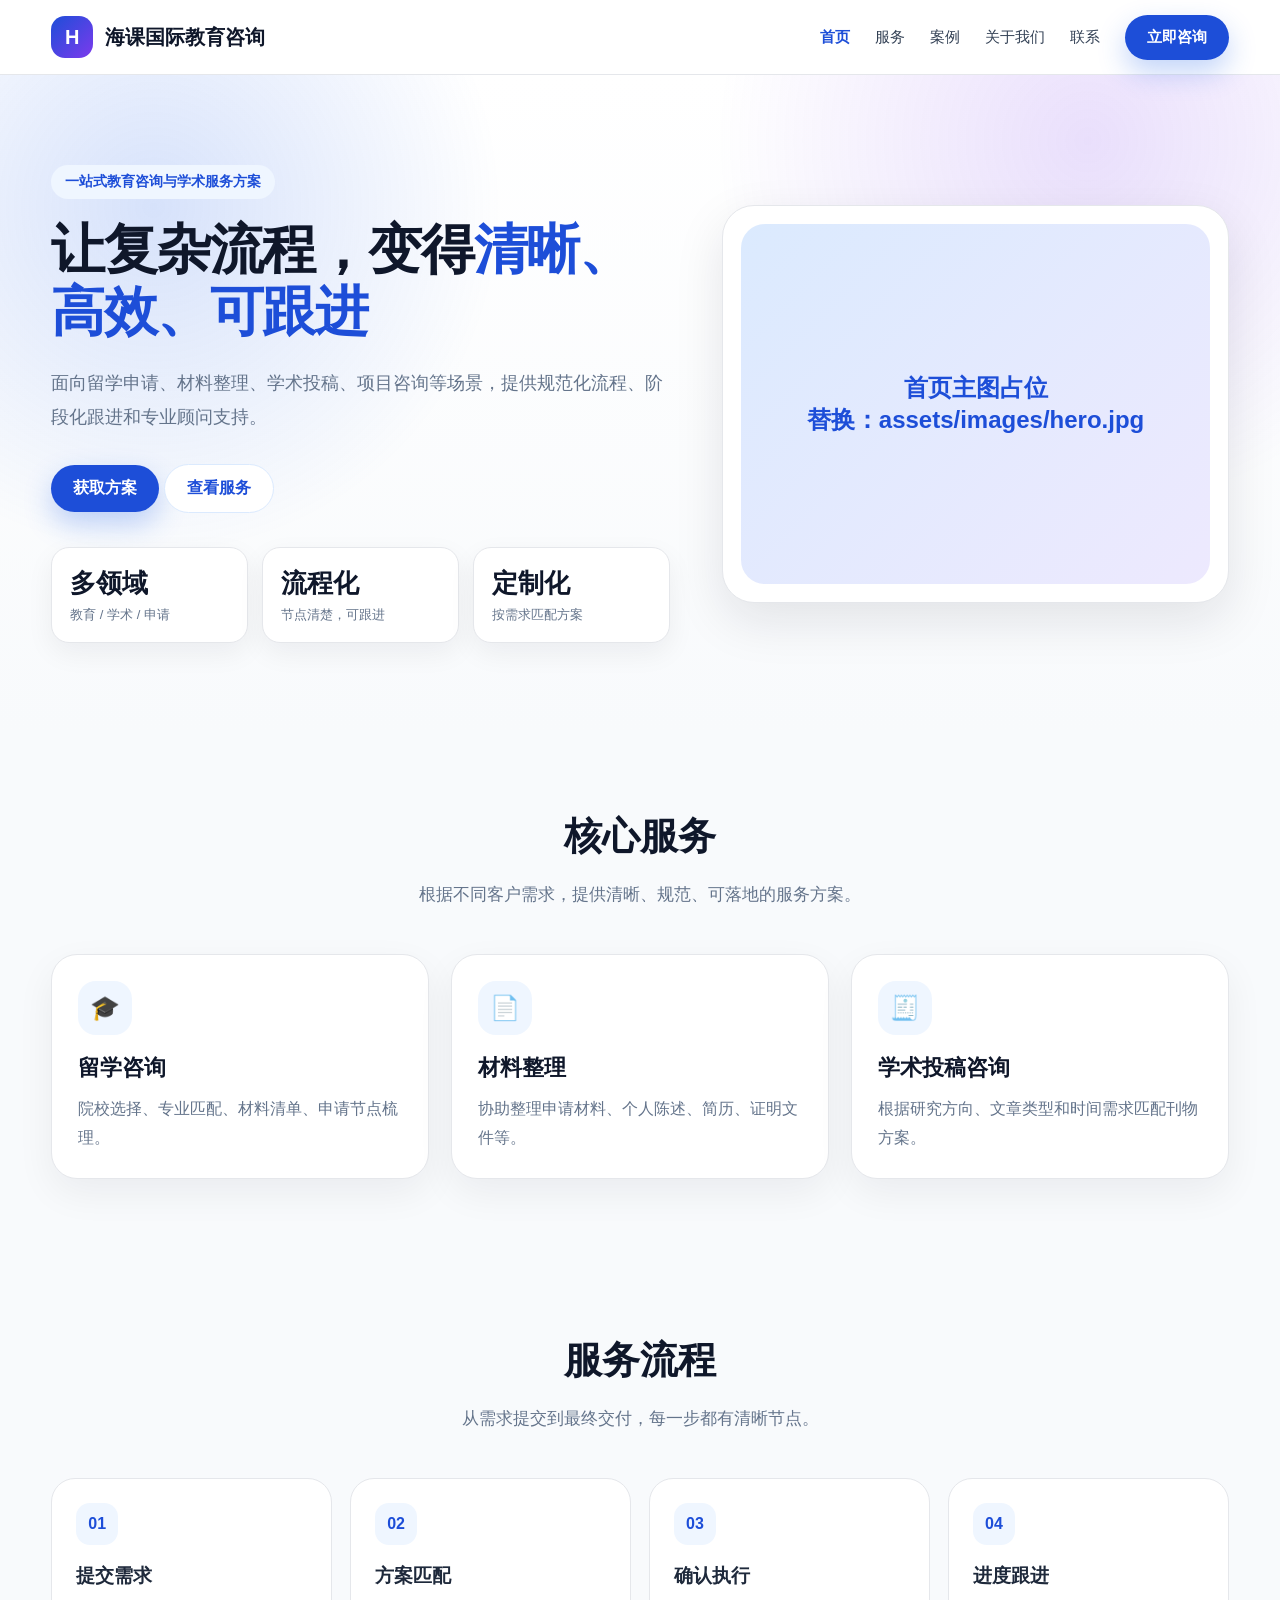
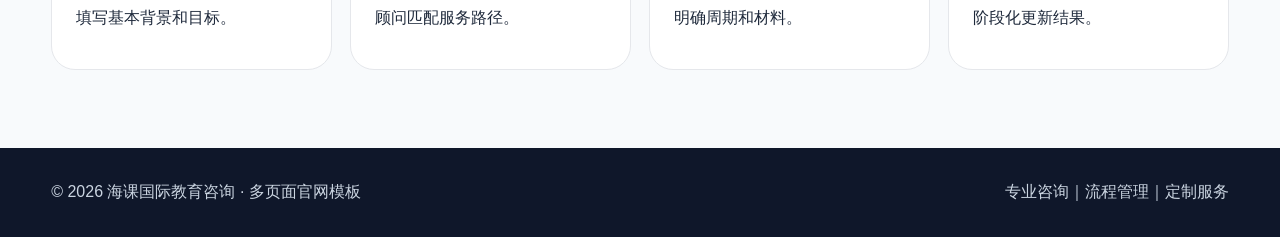
<file: index.html>
<!DOCTYPE html><html lang="zh-CN"><head><meta charset="UTF-8"><title>海课国际教育咨询｜首页</title><meta name="viewport" content="width=device-width, initial-scale=1.0"><link rel="stylesheet" href="assets/style.css"></head><body><header class="nav"><div class="container nav-inner"><a class="logo" href="index.html"><span class="logo-mark">H</span><span>海课国际教育咨询</span></a><nav class="menu"><a class="active" href="index.html">首页</a><a class="" href="services.html">服务</a><a class="" href="cases.html">案例</a><a class="" href="about.html">关于我们</a><a class="" href="contact.html">联系</a><a class="btn btn-primary" href="contact.html">立即咨询</a></nav><button class="btn btn-light mobile-menu" onclick="toggleMenu()">菜单</button></div></header>
<section class="hero"><div class="container hero-grid"><div><div class="badge">一站式教育咨询与学术服务方案</div><h1>让复杂流程，变得<span>清晰、高效、可跟进</span></h1><p class="lead">面向留学申请、材料整理、学术投稿、项目咨询等场景，提供规范化流程、阶段化跟进和专业顾问支持。</p><a class="btn btn-primary" href="contact.html">获取方案</a> <a class="btn btn-light" href="services.html">查看服务</a><div class="stats"><div class="stat"><b>多领域</b><span>教育 / 学术 / 申请</span></div><div class="stat"><b>流程化</b><span>节点清楚，可跟进</span></div><div class="stat"><b>定制化</b><span>按需求匹配方案</span></div></div></div><div class="image-box"><div class="image-placeholder">首页主图占位<br>替换：assets/images/hero.jpg</div></div></div></section>
<section class="section"><div class="container"><div class="section-head"><h2>核心服务</h2><p>根据不同客户需求，提供清晰、规范、可落地的服务方案。</p></div><div class="cards"><div class="card"><div class="icon">🎓</div><h3>留学咨询</h3><p>院校选择、专业匹配、材料清单、申请节点梳理。</p></div><div class="card"><div class="icon">📄</div><h3>材料整理</h3><p>协助整理申请材料、个人陈述、简历、证明文件等。</p></div><div class="card"><div class="icon">🧾</div><h3>学术投稿咨询</h3><p>根据研究方向、文章类型和时间需求匹配刊物方案。</p></div></div></div></section>
<section class="section"><div class="container"><div class="section-head"><h2>服务流程</h2><p>从需求提交到最终交付，每一步都有清晰节点。</p></div><div class="steps"><div class="step"><b>01</b><h3>提交需求</h3><p>填写基本背景和目标。</p></div><div class="step"><b>02</b><h3>方案匹配</h3><p>顾问匹配服务路径。</p></div><div class="step"><b>03</b><h3>确认执行</h3><p>明确周期和材料。</p></div><div class="step"><b>04</b><h3>进度跟进</h3><p>阶段化更新结果。</p></div></div></div></section><footer class="footer"><div class="container footer-inner"><div>© 2026 海课国际教育咨询 · 多页面官网模板</div><div>专业咨询｜流程管理｜定制服务</div></div></footer><script src="assets/main.js"></script></body></html>
</file>
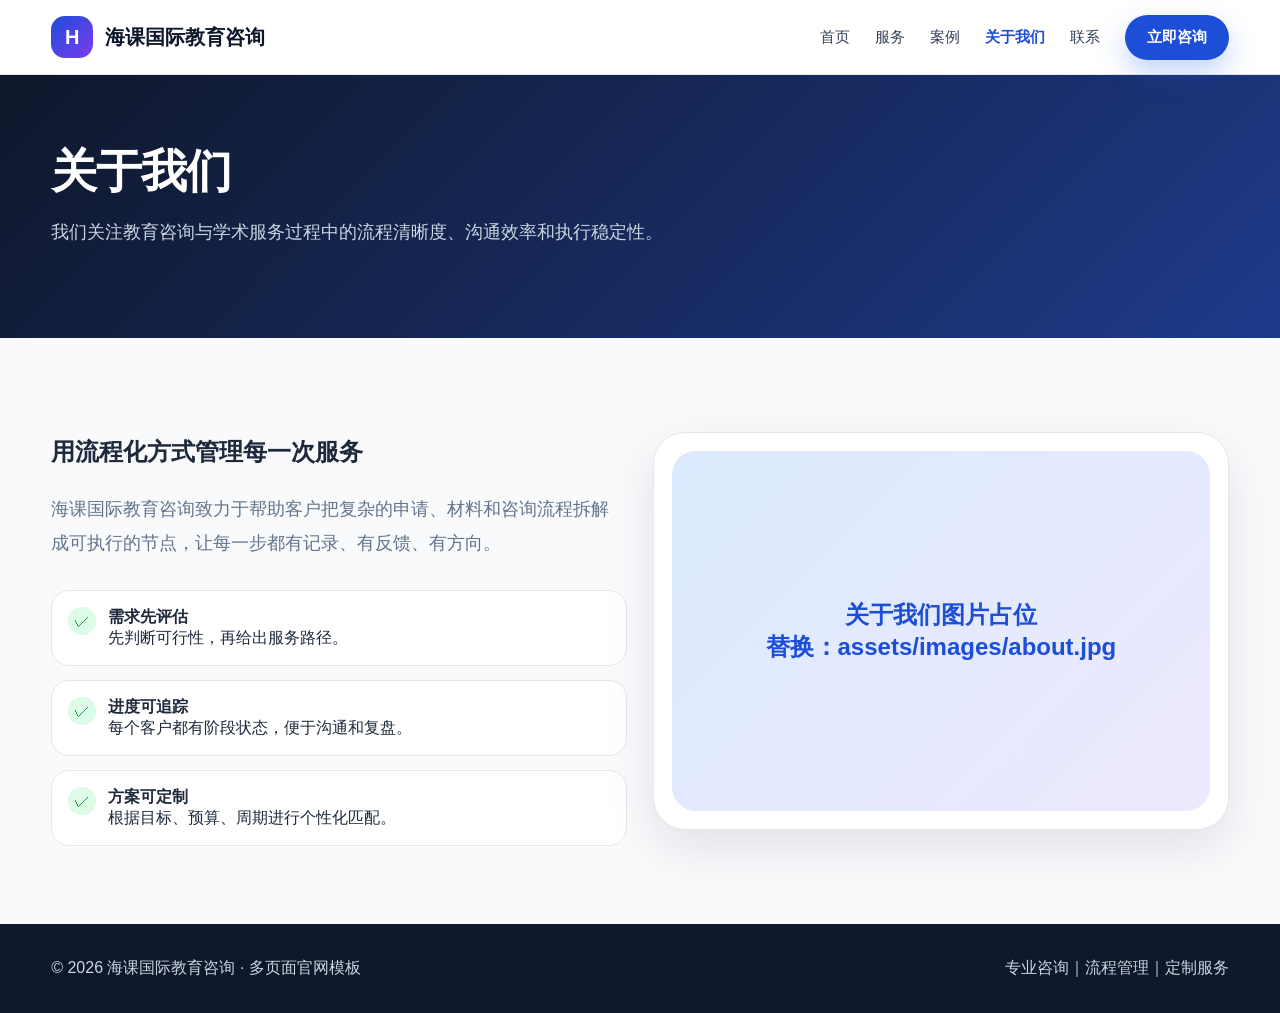
<file: about.html>
<!DOCTYPE html><html lang="zh-CN"><head><meta charset="UTF-8"><title>关于我们｜海课国际教育咨询</title><meta name="viewport" content="width=device-width, initial-scale=1.0"><link rel="stylesheet" href="assets/style.css"></head><body><header class="nav"><div class="container nav-inner"><a class="logo" href="index.html"><span class="logo-mark">H</span><span>海课国际教育咨询</span></a><nav class="menu"><a class="" href="index.html">首页</a><a class="" href="services.html">服务</a><a class="" href="cases.html">案例</a><a class="active" href="about.html">关于我们</a><a class="" href="contact.html">联系</a><a class="btn btn-primary" href="contact.html">立即咨询</a></nav><button class="btn btn-light mobile-menu" onclick="toggleMenu()">菜单</button></div></header>
<section class="page-hero"><div class="container"><h1>关于我们</h1><p>我们关注教育咨询与学术服务过程中的流程清晰度、沟通效率和执行稳定性。</p></div></section>
<section class="section"><div class="container grid2"><div><h2>用流程化方式管理每一次服务</h2><p class="lead">海课国际教育咨询致力于帮助客户把复杂的申请、材料和咨询流程拆解成可执行的节点，让每一步都有记录、有反馈、有方向。</p><div class="checks"><div class="check"><i>✓</i><div><b>需求先评估</b><br>先判断可行性，再给出服务路径。</div></div><div class="check"><i>✓</i><div><b>进度可追踪</b><br>每个客户都有阶段状态，便于沟通和复盘。</div></div><div class="check"><i>✓</i><div><b>方案可定制</b><br>根据目标、预算、周期进行个性化匹配。</div></div></div></div><div class="image-box"><div class="image-placeholder">关于我们图片占位<br>替换：assets/images/about.jpg</div></div></div></section><footer class="footer"><div class="container footer-inner"><div>© 2026 海课国际教育咨询 · 多页面官网模板</div><div>专业咨询｜流程管理｜定制服务</div></div></footer><script src="assets/main.js"></script></body></html>
</file>
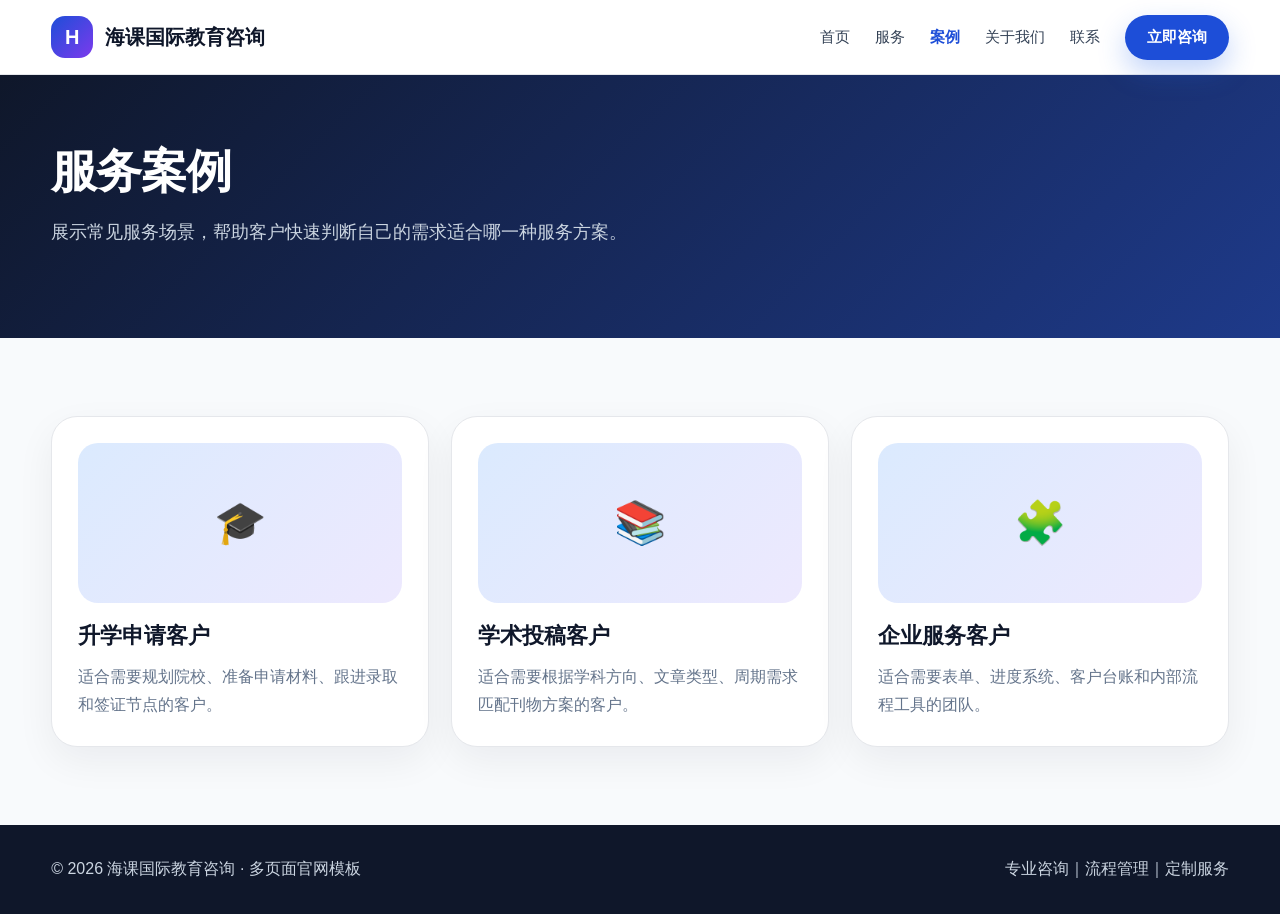
<file: cases.html>
<!DOCTYPE html><html lang="zh-CN"><head><meta charset="UTF-8"><title>服务案例｜海课国际教育咨询</title><meta name="viewport" content="width=device-width, initial-scale=1.0"><link rel="stylesheet" href="assets/style.css"></head><body><header class="nav"><div class="container nav-inner"><a class="logo" href="index.html"><span class="logo-mark">H</span><span>海课国际教育咨询</span></a><nav class="menu"><a class="" href="index.html">首页</a><a class="" href="services.html">服务</a><a class="active" href="cases.html">案例</a><a class="" href="about.html">关于我们</a><a class="" href="contact.html">联系</a><a class="btn btn-primary" href="contact.html">立即咨询</a></nav><button class="btn btn-light mobile-menu" onclick="toggleMenu()">菜单</button></div></header>
<section class="page-hero"><div class="container"><h1>服务案例</h1><p>展示常见服务场景，帮助客户快速判断自己的需求适合哪一种服务方案。</p></div></section>
<section class="section"><div class="container"><div class="cards"><div class="card"><div class="case-img">🎓</div><h3>升学申请客户</h3><p>适合需要规划院校、准备申请材料、跟进录取和签证节点的客户。</p></div><div class="card"><div class="case-img">📚</div><h3>学术投稿客户</h3><p>适合需要根据学科方向、文章类型、周期需求匹配刊物方案的客户。</p></div><div class="card"><div class="case-img">🧩</div><h3>企业服务客户</h3><p>适合需要表单、进度系统、客户台账和内部流程工具的团队。</p></div></div></div></section><footer class="footer"><div class="container footer-inner"><div>© 2026 海课国际教育咨询 · 多页面官网模板</div><div>专业咨询｜流程管理｜定制服务</div></div></footer><script src="assets/main.js"></script></body></html>
</file>
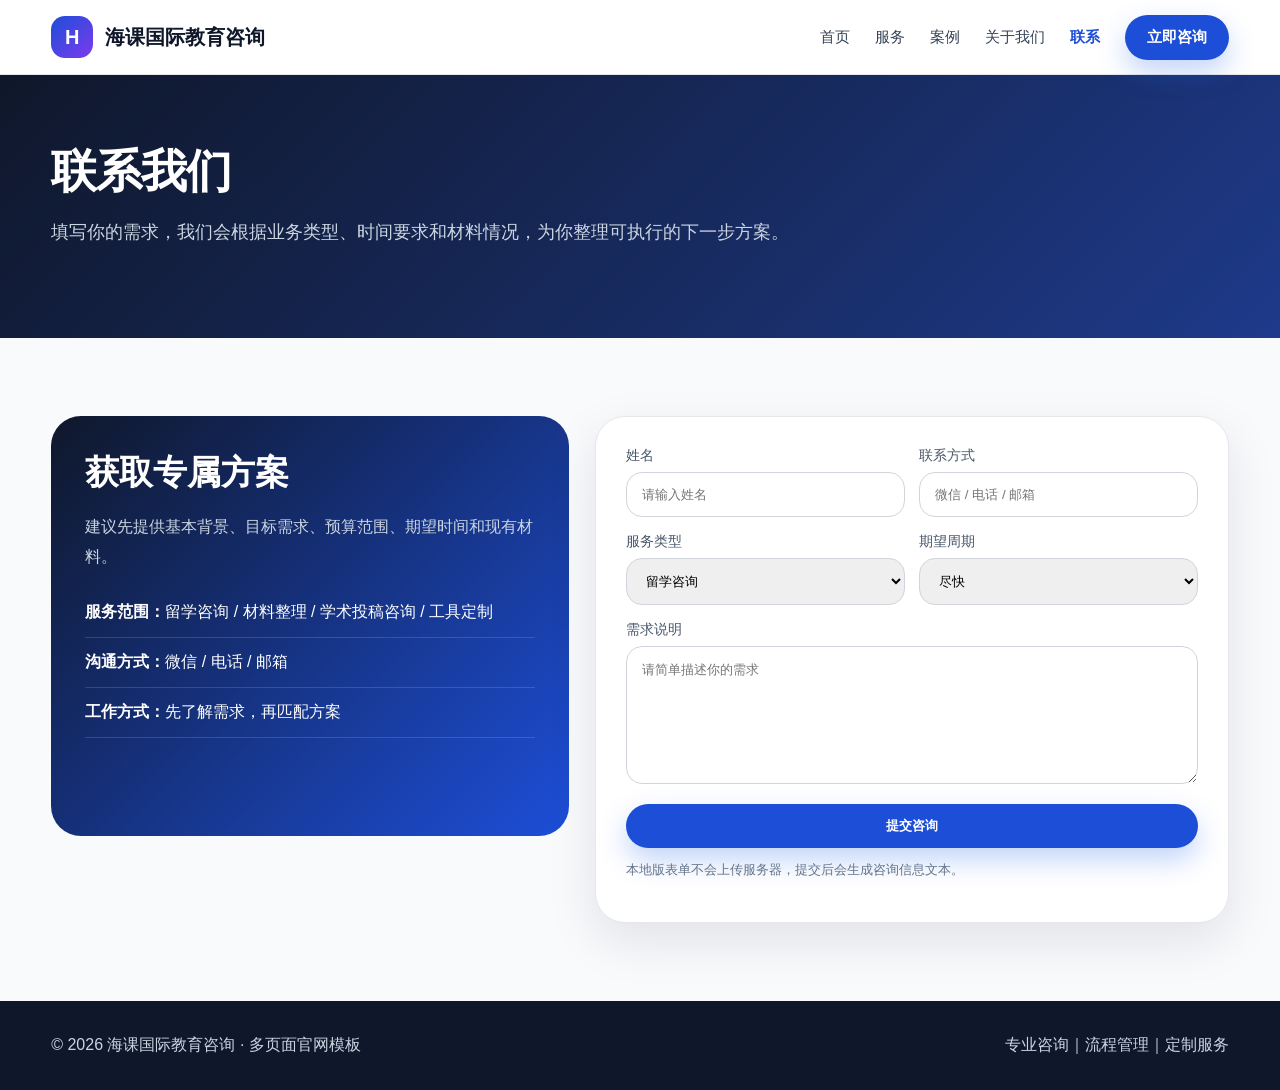
<file: contact.html>
<!DOCTYPE html><html lang="zh-CN"><head><meta charset="UTF-8"><title>联系我们｜海课国际教育咨询</title><meta name="viewport" content="width=device-width, initial-scale=1.0"><link rel="stylesheet" href="assets/style.css"></head><body><header class="nav"><div class="container nav-inner"><a class="logo" href="index.html"><span class="logo-mark">H</span><span>海课国际教育咨询</span></a><nav class="menu"><a class="" href="index.html">首页</a><a class="" href="services.html">服务</a><a class="" href="cases.html">案例</a><a class="" href="about.html">关于我们</a><a class="active" href="contact.html">联系</a><a class="btn btn-primary" href="contact.html">立即咨询</a></nav><button class="btn btn-light mobile-menu" onclick="toggleMenu()">菜单</button></div></header>
<section class="page-hero"><div class="container"><h1>联系我们</h1><p>填写你的需求，我们会根据业务类型、时间要求和材料情况，为你整理可执行的下一步方案。</p></div></section>
<section class="section"><div class="container contact"><div class="contact-info"><h2>获取专属方案</h2><p>建议先提供基本背景、目标需求、预算范围、期望时间和现有材料。</p><div class="contact-line"><b>服务范围：</b>留学咨询 / 材料整理 / 学术投稿咨询 / 工具定制</div><div class="contact-line"><b>沟通方式：</b>微信 / 电话 / 邮箱</div><div class="contact-line"><b>工作方式：</b>先了解需求，再匹配方案</div></div><form class="form" onsubmit="submitForm(event)"><div class="form-grid"><div class="field"><label>姓名</label><input id="fName" placeholder="请输入姓名"></div><div class="field"><label>联系方式</label><input id="fPhone" placeholder="微信 / 电话 / 邮箱"></div></div><div class="form-grid"><div class="field"><label>服务类型</label><select id="fType"><option>留学咨询</option><option>材料整理</option><option>学术投稿咨询</option><option>网站/工具定制</option><option>其他</option></select></div><div class="field"><label>期望周期</label><select id="fTime"><option>尽快</option><option>1周内</option><option>1个月内</option><option>不确定</option></select></div></div><div class="field"><label>需求说明</label><textarea id="fNote" placeholder="请简单描述你的需求"></textarea></div><button class="btn btn-primary" type="submit" style="width:100%">提交咨询</button><p style="color:#64748b;font-size:13px">本地版表单不会上传服务器，提交后会生成咨询信息文本。</p></form></div></section><footer class="footer"><div class="container footer-inner"><div>© 2026 海课国际教育咨询 · 多页面官网模板</div><div>专业咨询｜流程管理｜定制服务</div></div></footer><script src="assets/main.js"></script></body></html>
</file>
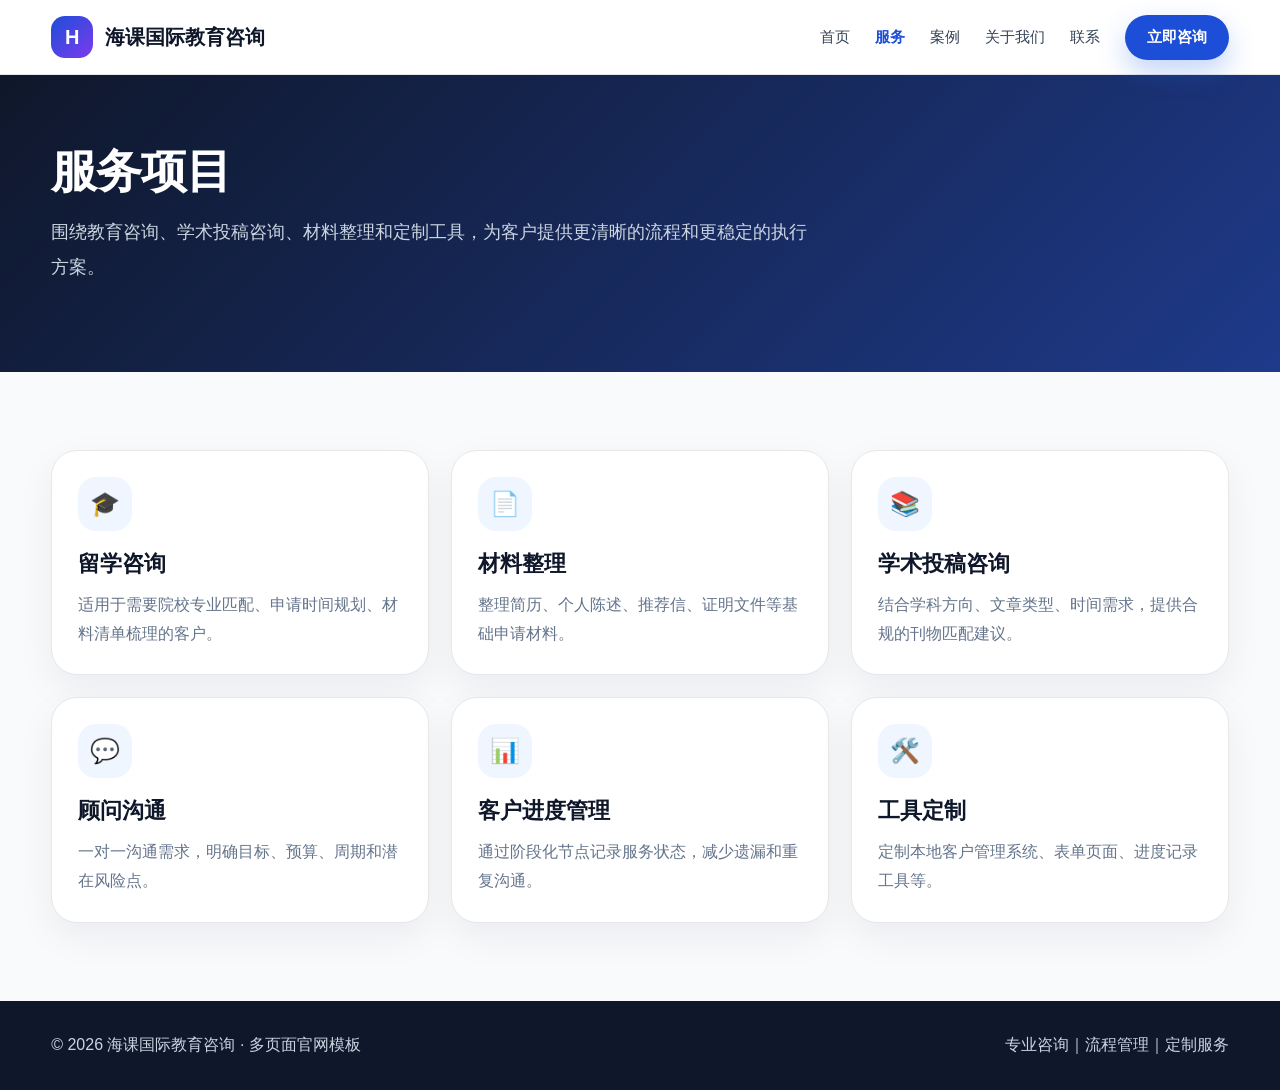
<file: services.html>
<!DOCTYPE html><html lang="zh-CN"><head><meta charset="UTF-8"><title>服务项目｜海课国际教育咨询</title><meta name="viewport" content="width=device-width, initial-scale=1.0"><link rel="stylesheet" href="assets/style.css"></head><body><header class="nav"><div class="container nav-inner"><a class="logo" href="index.html"><span class="logo-mark">H</span><span>海课国际教育咨询</span></a><nav class="menu"><a class="" href="index.html">首页</a><a class="active" href="services.html">服务</a><a class="" href="cases.html">案例</a><a class="" href="about.html">关于我们</a><a class="" href="contact.html">联系</a><a class="btn btn-primary" href="contact.html">立即咨询</a></nav><button class="btn btn-light mobile-menu" onclick="toggleMenu()">菜单</button></div></header>
<section class="page-hero"><div class="container"><h1>服务项目</h1><p>围绕教育咨询、学术投稿咨询、材料整理和定制工具，为客户提供更清晰的流程和更稳定的执行方案。</p></div></section>
<section class="section"><div class="container"><div class="cards"><div class="card"><div class="icon">🎓</div><h3>留学咨询</h3><p>适用于需要院校专业匹配、申请时间规划、材料清单梳理的客户。</p></div><div class="card"><div class="icon">📄</div><h3>材料整理</h3><p>整理简历、个人陈述、推荐信、证明文件等基础申请材料。</p></div><div class="card"><div class="icon">📚</div><h3>学术投稿咨询</h3><p>结合学科方向、文章类型、时间需求，提供合规的刊物匹配建议。</p></div><div class="card"><div class="icon">💬</div><h3>顾问沟通</h3><p>一对一沟通需求，明确目标、预算、周期和潜在风险点。</p></div><div class="card"><div class="icon">📊</div><h3>客户进度管理</h3><p>通过阶段化节点记录服务状态，减少遗漏和重复沟通。</p></div><div class="card"><div class="icon">🛠️</div><h3>工具定制</h3><p>定制本地客户管理系统、表单页面、进度记录工具等。</p></div></div></div></section><footer class="footer"><div class="container footer-inner"><div>© 2026 海课国际教育咨询 · 多页面官网模板</div><div>专业咨询｜流程管理｜定制服务</div></div></footer><script src="assets/main.js"></script></body></html>
</file>
<file: assets/style.css>
:root{
  --primary:#1d4ed8;--primary2:#2563eb;--dark:#0f172a;--text:#1e293b;
  --muted:#64748b;--bg:#f8fafc;--card:#fff;--line:#e5e7eb;
  --shadow:0 18px 50px rgba(15,23,42,.10);
}
*{box-sizing:border-box}html{scroll-behavior:smooth}
body{margin:0;font-family:"Microsoft YaHei",Arial,sans-serif;color:var(--text);background:var(--bg)}
a{text-decoration:none;color:inherit}.container{width:min(1180px,92%);margin:auto}
.nav{position:sticky;top:0;z-index:20;background:rgba(255,255,255,.9);backdrop-filter:blur(18px);border-bottom:1px solid var(--line)}
.nav-inner{height:74px;display:flex;align-items:center;justify-content:space-between}
.logo{display:flex;align-items:center;gap:12px;font-weight:800;font-size:20px;color:var(--dark)}
.logo-mark{width:42px;height:42px;border-radius:14px;background:linear-gradient(135deg,var(--primary),#7c3aed);color:white;display:flex;align-items:center;justify-content:center}
.menu{display:flex;align-items:center;gap:25px;font-size:15px;color:#334155}.menu a:hover,.menu a.active{color:var(--primary);font-weight:700}
.btn{display:inline-flex;align-items:center;justify-content:center;border:0;border-radius:999px;padding:13px 22px;font-weight:700;cursor:pointer;transition:.2s}
.btn:hover{transform:translateY(-2px)}.btn-primary{background:var(--primary);color:white;box-shadow:0 12px 28px rgba(37,99,235,.28)}
.btn-light{background:white;color:var(--primary);border:1px solid #dbeafe}
.hero{padding:90px 0;background:radial-gradient(circle at 12% 20%,rgba(37,99,235,.18),transparent 28%),radial-gradient(circle at 85% 10%,rgba(124,58,237,.16),transparent 30%),linear-gradient(180deg,#fff,#f8fafc)}
.hero-grid{display:grid;grid-template-columns:1.1fr .9fr;gap:52px;align-items:center}
.badge{display:inline-flex;padding:8px 14px;border-radius:999px;background:#eff6ff;color:var(--primary);font-weight:700;font-size:14px;margin-bottom:20px}
h1{margin:0;font-size:54px;line-height:1.14;letter-spacing:-1.2px;color:var(--dark)}h1 span{color:var(--primary)}
.lead{font-size:18px;color:var(--muted);line-height:1.9;margin:24px 0 30px}
.page-hero{padding:70px 0;background:linear-gradient(135deg,#0f172a,#1e3a8a);color:white}.page-hero h1{color:white;font-size:46px}.page-hero p{color:#cbd5e1;line-height:1.9;font-size:18px;max-width:760px}
.section{padding:78px 0}.section-head{text-align:center;max-width:720px;margin:0 auto 42px}.section-head h2{margin:0;font-size:38px;color:var(--dark)}.section-head p{color:var(--muted);line-height:1.9;font-size:17px}
.cards{display:grid;grid-template-columns:repeat(3,1fr);gap:22px}.card{background:var(--card);border:1px solid var(--line);border-radius:26px;padding:26px;box-shadow:0 14px 38px rgba(15,23,42,.06);transition:.2s}.card:hover{transform:translateY(-6px);box-shadow:var(--shadow)}
.icon{width:54px;height:54px;border-radius:18px;background:#eff6ff;color:var(--primary);display:flex;align-items:center;justify-content:center;font-size:24px;margin-bottom:18px}
.card h3{margin:0 0 12px;font-size:22px;color:var(--dark)}.card p{color:var(--muted);line-height:1.8;margin:0}
.mock,.image-box{background:white;border:1px solid var(--line);border-radius:32px;padding:18px;box-shadow:var(--shadow)}
.image-placeholder{height:360px;border-radius:24px;background:linear-gradient(135deg,#dbeafe,#ede9fe);display:flex;align-items:center;justify-content:center;text-align:center;color:#1d4ed8;font-weight:800;font-size:24px;padding:24px}
.stats{display:grid;grid-template-columns:repeat(3,1fr);gap:14px;margin-top:34px}.stat{background:white;border:1px solid var(--line);border-radius:18px;padding:18px;box-shadow:0 10px 28px rgba(15,23,42,.06)}.stat b{font-size:26px;color:var(--dark)}.stat span{display:block;color:var(--muted);font-size:13px;margin-top:5px}
.steps{display:grid;grid-template-columns:repeat(4,1fr);gap:18px}.step{background:white;border:1px solid var(--line);border-radius:24px;padding:24px}.step b{width:42px;height:42px;display:flex;align-items:center;justify-content:center;border-radius:14px;background:#eff6ff;color:var(--primary);margin-bottom:18px}
.grid2{display:grid;grid-template-columns:1fr 1fr;gap:26px;align-items:center}.checks{display:grid;gap:14px}.check{display:flex;gap:12px;align-items:flex-start;background:white;border:1px solid var(--line);border-radius:18px;padding:16px}.check i{width:28px;height:28px;border-radius:50%;background:#dcfce7;color:#16a34a;display:flex;align-items:center;justify-content:center;font-style:normal;flex:0 0 auto}
.case-img{height:160px;border-radius:20px;background:linear-gradient(135deg,#dbeafe,#ede9fe);display:flex;align-items:center;justify-content:center;font-size:42px;margin-bottom:18px}
.faq{display:grid;gap:14px;max-width:880px;margin:auto}.faq-item{background:white;border:1px solid var(--line);border-radius:20px;padding:20px 22px}.faq-item h3{margin:0 0 8px;color:var(--dark)}.faq-item p{margin:0;color:var(--muted);line-height:1.8}
.contact{display:grid;grid-template-columns:.9fr 1.1fr;gap:26px;align-items:start}.contact-info{background:linear-gradient(135deg,#0f172a,#1d4ed8);color:white;border-radius:30px;padding:34px;min-height:420px}.contact-info h2{font-size:34px;margin:0 0 16px}.contact-info p{color:#cbd5e1;line-height:1.9}.contact-line{padding:14px 0;border-bottom:1px solid rgba(255,255,255,.14)}
.form{background:white;border:1px solid var(--line);border-radius:30px;padding:30px;box-shadow:var(--shadow)}.form-grid{display:grid;grid-template-columns:1fr 1fr;gap:14px}input,select,textarea{width:100%;padding:14px 15px;border:1px solid #d1d5db;border-radius:16px;outline:none;font-family:inherit}textarea{min-height:138px;resize:vertical}.form label{display:block;font-size:14px;color:#475569;margin-bottom:7px}.field{margin-bottom:16px}
.footer{padding:34px 0;background:#0f172a;color:#cbd5e1}.footer-inner{display:flex;align-items:center;justify-content:space-between;gap:20px}.mobile-menu{display:none}
@media(max-width:900px){.menu{display:none;position:absolute;left:0;right:0;top:74px;background:white;padding:18px;flex-direction:column;border-bottom:1px solid var(--line)}.mobile-menu{display:inline-flex}.hero-grid,.grid2,.contact{grid-template-columns:1fr}h1{font-size:38px}.cards,.steps,.stats,.form-grid{grid-template-columns:1fr}.footer-inner{flex-direction:column;text-align:center}}
</file>
